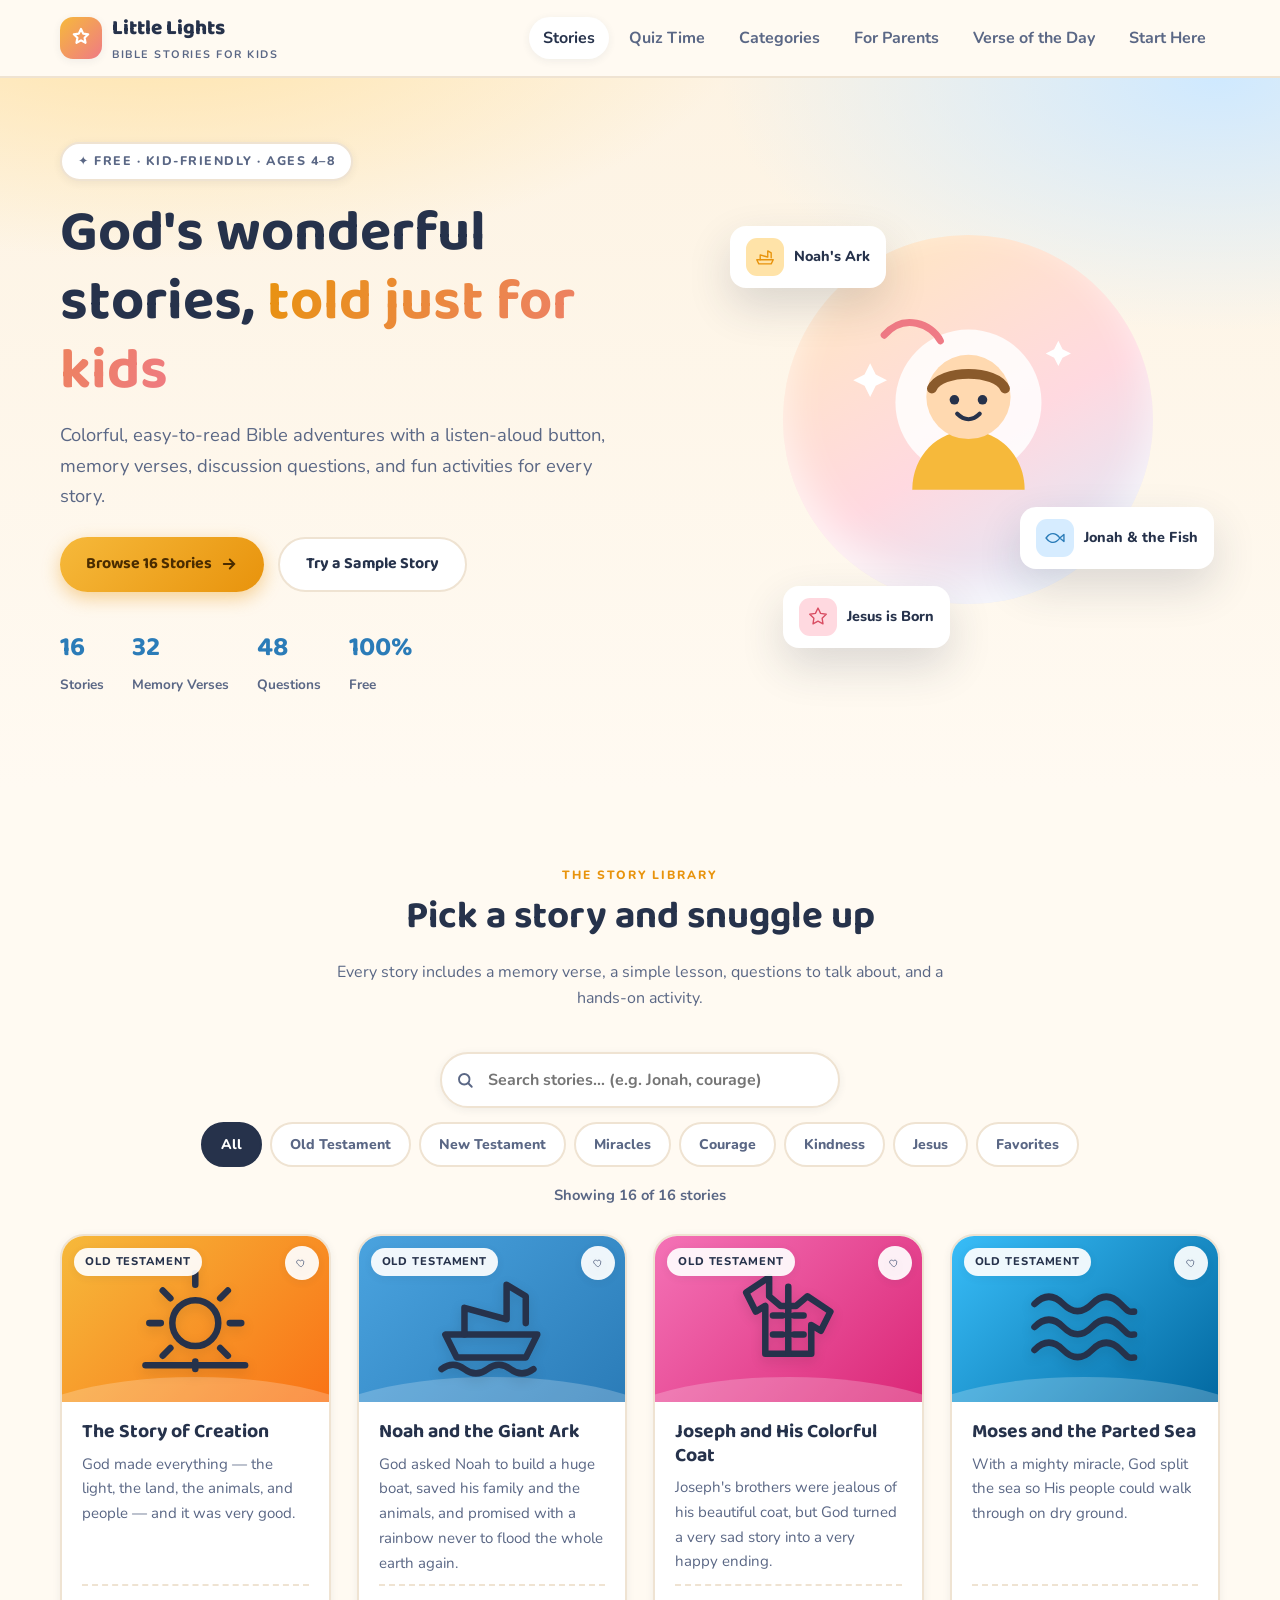
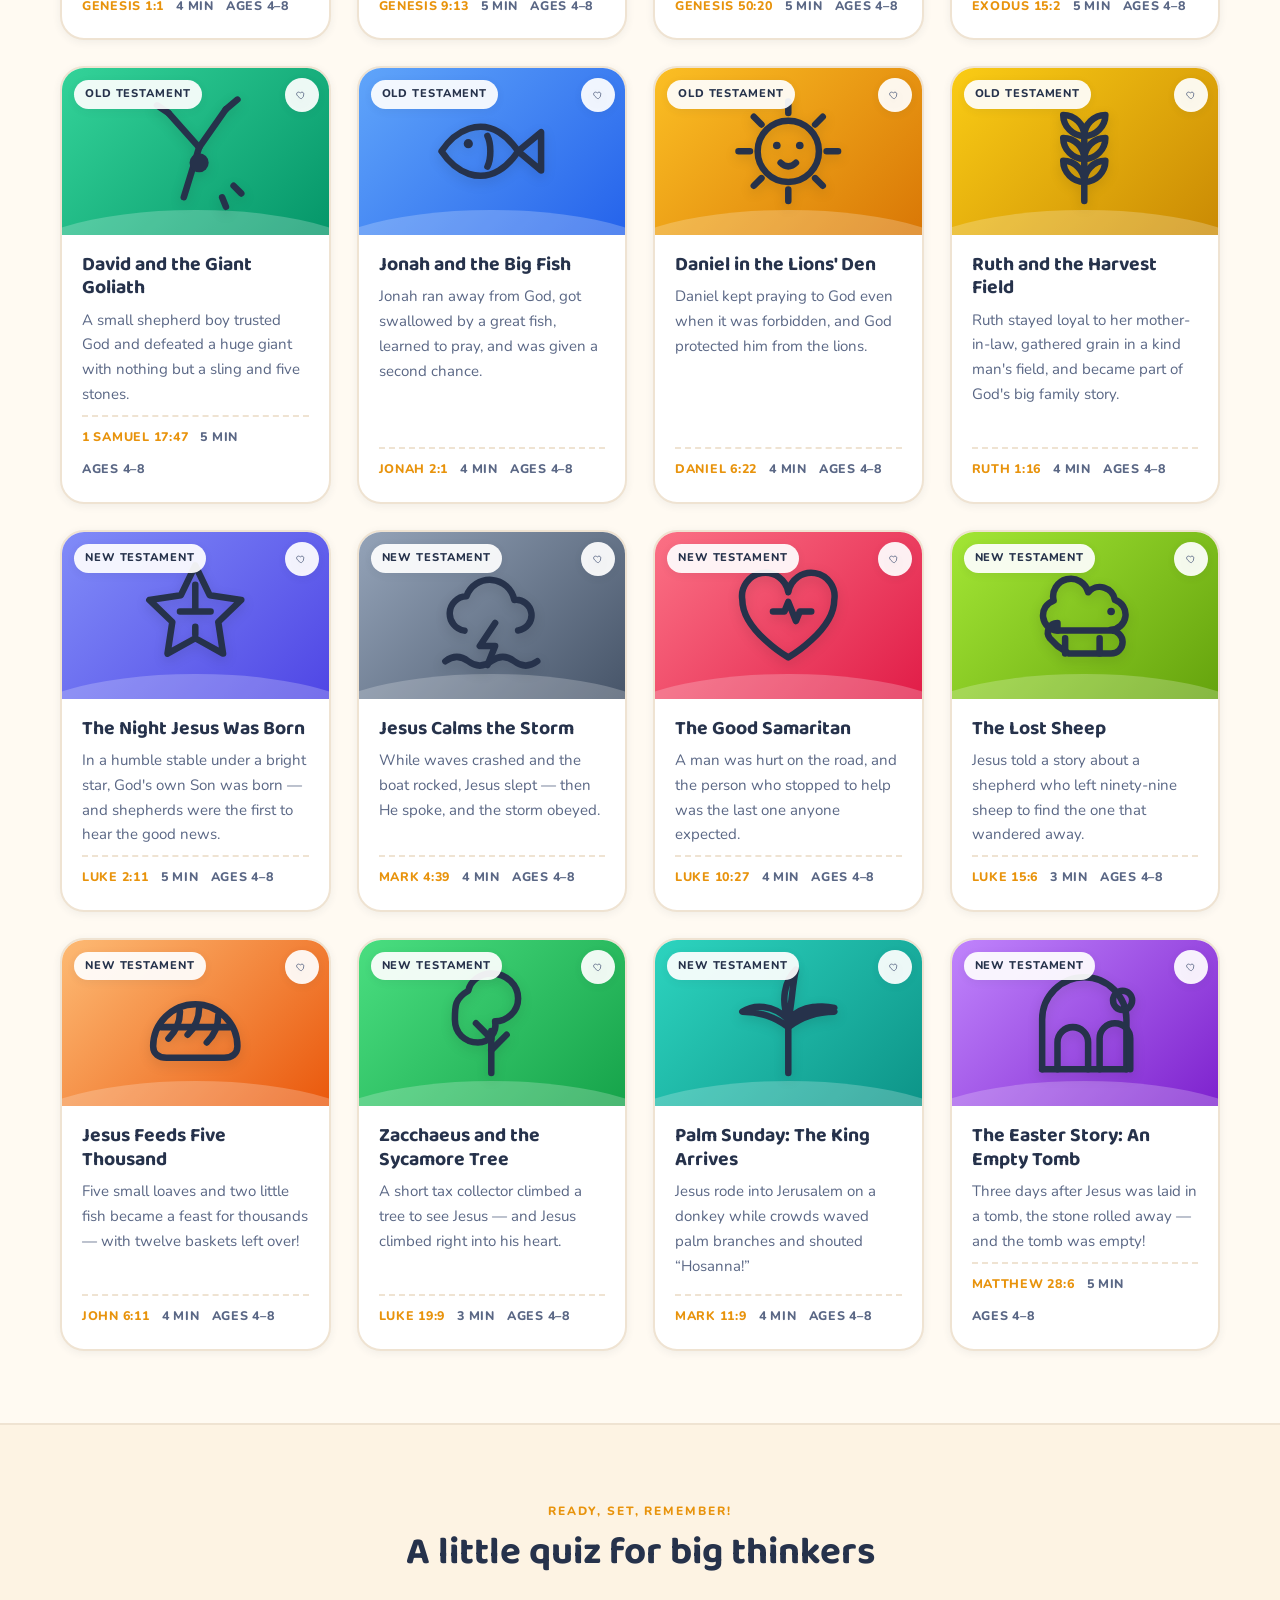
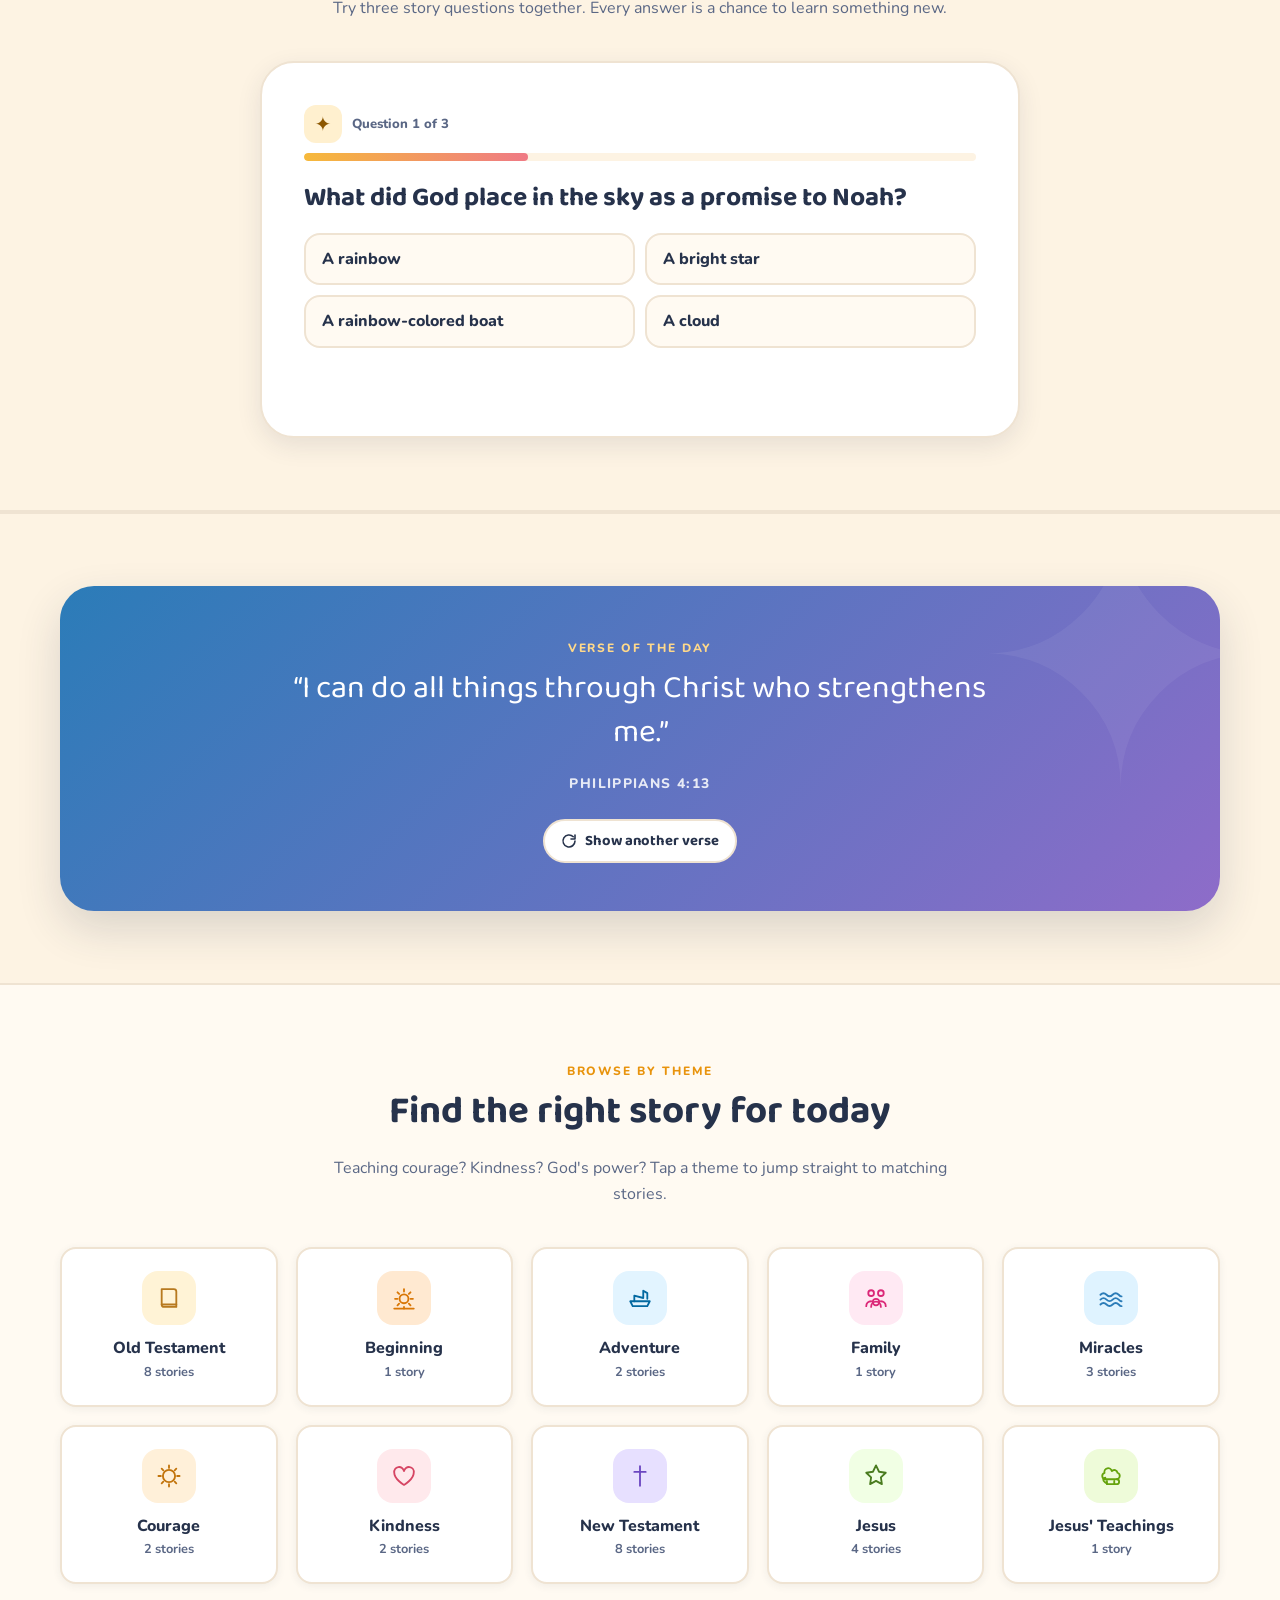
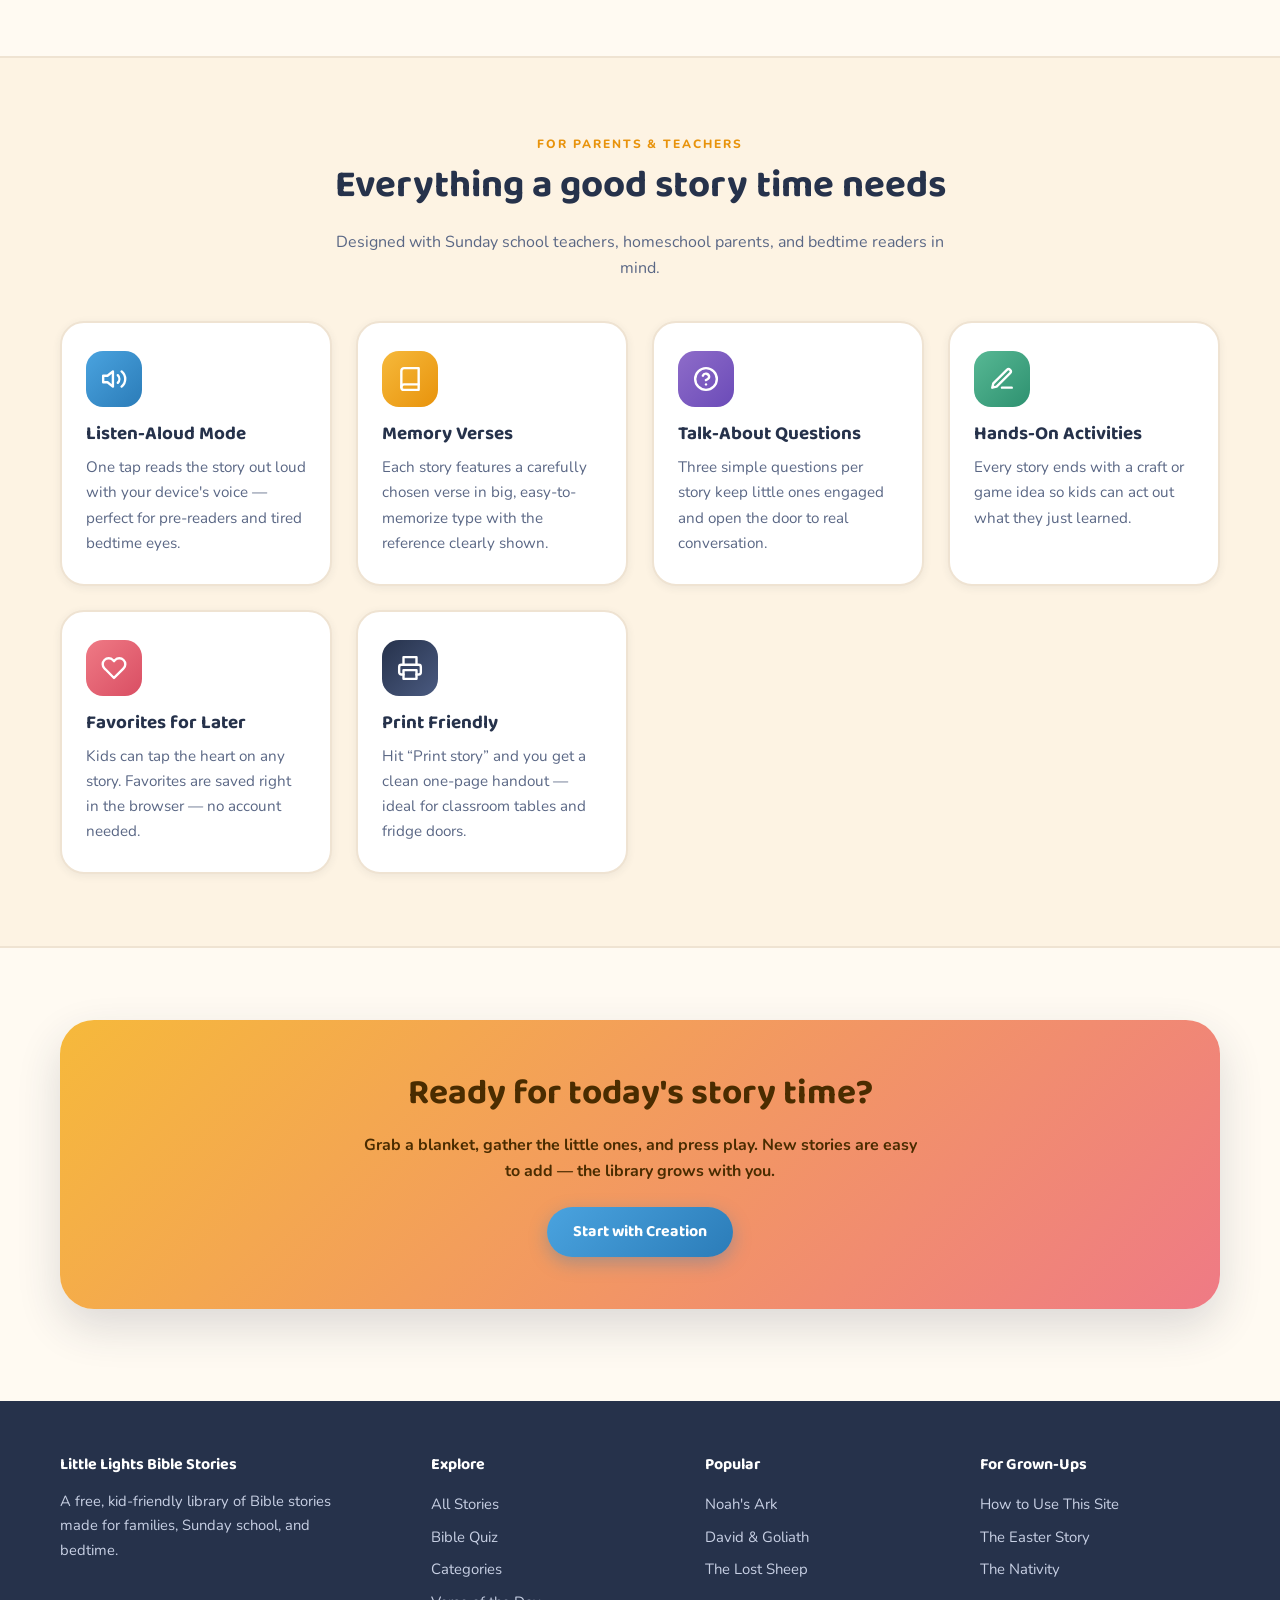
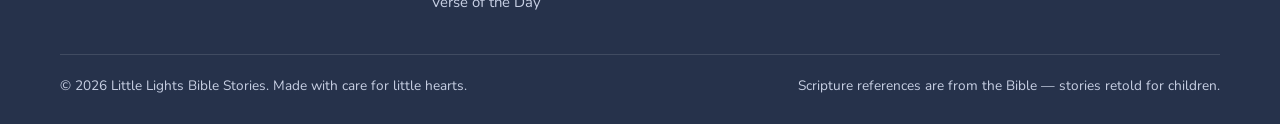
<file: index.html>
<!DOCTYPE html>
<html lang="en">
<head>
  <meta charset="UTF-8" />
  <meta name="viewport" content="width=device-width, initial-scale=1.0" />
  <title>Little Lights Bible Stories — Fun Bible Stories for Kids</title>
  <meta name="description" content="A free collection of Bible stories for children ages 4–8. Read, listen, and learn with colorful pictures, memory verses, lessons, and activities." />
  <meta name="theme-color" content="#f6b93b" />
  <meta property="og:title" content="Little Lights Bible Stories" />
  <meta property="og:description" content="Fun, kid-friendly Bible stories with read-aloud, memory verses, and activities." />
  <meta property="og:type" content="website" />
  <link rel="icon" href="assets/favicon.svg" type="image/svg+xml" />
  <link rel="preconnect" href="https://fonts.googleapis.com" />
  <link rel="preconnect" href="https://fonts.gstatic.com" crossorigin />
  <link href="https://fonts.googleapis.com/css2?family=Baloo+2:wght@600;700;800&family=Nunito:wght@400;600;700;800&display=swap" rel="stylesheet" />
  <link rel="stylesheet" href="css/styles.css" />
</head>
<body>
  <a class="skip-link" href="#stories">Skip to stories</a>

  <!-- ============ HEADER ============ -->
  <header class="site-header">
    <div class="container header-inner">
      <a class="brand" href="index.html">
        <span class="brand-mark" aria-hidden="true">
          <svg width="24" height="24" viewBox="0 0 24 24" fill="none" stroke="#fff" stroke-width="2.2" stroke-linecap="round" stroke-linejoin="round">
            <path d="M12 3l2.2 4.6 5 .7-3.6 3.5.9 5-4.5-2.4L7.5 16.8l.9-5L4.8 8.3l5-.7L12 3z"/>
          </svg>
        </span>
        <span>Little Lights<small>Bible Stories for Kids</small></span>
      </a>
      <nav class="main-nav" aria-label="Main">
        <a href="#stories" class="active">Stories</a>
        <a href="#quiz">Quiz Time</a>
        <a href="#categories">Categories</a>
        <a href="#features">For Parents</a>
        <a href="#verse">Verse of the Day</a>
        <a href="story.html?id=easter-story">Start Here</a>
      </nav>
    </div>
  </header>

  <!-- ============ HERO ============ -->
  <section class="hero">
    <div class="container hero-grid">
      <div>
        <span class="eyebrow">✦ Free · Kid-friendly · Ages 4–8</span>
        <h1>God's wonderful stories, <span class="accent">told just for kids</span></h1>
        <p class="lead">
          Colorful, easy-to-read Bible adventures with a listen-aloud button, memory
          verses, discussion questions, and fun activities for every story.
        </p>
        <div class="hero-cta">
          <a class="btn btn-primary" href="#stories">
            Browse 16 Stories
            <svg width="18" height="18" viewBox="0 0 24 24" fill="none" stroke="currentColor" stroke-width="2.5" stroke-linecap="round"><path d="M5 12h14M13 6l6 6-6 6"/></svg>
          </a>
          <a class="btn btn-ghost" href="story.html?id=noahs-ark">Try a Sample Story</a>
        </div>
        <div class="hero-stats">
          <div><strong>16</strong><span>Stories</span></div>
          <div><strong>32</strong><span>Memory Verses</span></div>
          <div><strong>48</strong><span>Questions</span></div>
          <div><strong>100%</strong><span>Free</span></div>
        </div>
      </div>

      <div class="hero-art" aria-hidden="true">
        <div class="hero-circle">
          <svg viewBox="0 0 200 200" fill="none">
            <circle cx="100" cy="88" r="52" fill="#fff" opacity=".85"/>
            <path d="M60 150c0-24 18-42 40-42s40 18 40 42" fill="#f6b93b"/>
            <circle cx="100" cy="84" r="30" fill="#ffd9b0"/>
            <path d="M74 78c6-14 46-14 52 0" stroke="#8a5a2b" stroke-width="7" stroke-linecap="round"/>
            <circle cx="90" cy="86" r="3.4" fill="#26324b"/>
            <circle cx="110" cy="86" r="3.4" fill="#26324b"/>
            <path d="M92 96c5 5 11 5 16 0" stroke="#26324b" stroke-width="3" stroke-linecap="round"/>
            <path d="M30 60l4 8 8 4-8 4-4 8-4-8-8-4 8-4 4-8z" fill="#fff"/>
            <path d="M164 44l3 6 6 3-6 3-3 6-3-6-6-3 6-3 3-6z" fill="#fff"/>
            <path d="M40 40c14-16 34-8 40 4" stroke="#ef7a85" stroke-width="5" stroke-linecap="round"/>
          </svg>
        </div>
        <div class="float-card fc-1">
          <span class="emoji" style="background:#ffe3a8">
            <svg width="22" height="22" viewBox="0 0 64 64" fill="none" stroke="#e8930c" stroke-width="4" stroke-linecap="round" stroke-linejoin="round"><path d="M8 40h48l-6 12H14L8 40z"/><path d="M18 40V26l22 6V14l10 6v14"/></svg>
          </span> Noah's Ark
        </div>
        <div class="float-card fc-2">
          <span class="emoji" style="background:#d6ecff">
            <svg width="22" height="22" viewBox="0 0 64 64" fill="none" stroke="#2b7cb8" stroke-width="4" stroke-linecap="round" stroke-linejoin="round"><path d="M6 32c8-12 20-16 30-10 6 3.6 10 10 10 10s-4 6.4-10 10c-10 6-22 2-30-10z"/><path d="M46 32l12-10v20L46 32z"/></svg>
          </span> Jonah &amp; the Fish
        </div>
        <div class="float-card fc-3">
          <span class="emoji" style="background:#ffd9e0">
            <svg width="22" height="22" viewBox="0 0 64 64" fill="none" stroke="#d94e63" stroke-width="4" stroke-linecap="round" stroke-linejoin="round"><path d="M32 6l7.5 15.5L56 24l-12 11.5L46.5 52 32 44l-14.5 8L20 35.5 8 24l16.5-2.5L32 6z"/></svg>
          </span> Jesus is Born
        </div>
      </div>
    </div>
  </section>

  <!-- ============ STORIES ============ -->
  <section class="section" id="stories">
    <div class="container">
      <div class="section-head reveal">
        <span class="pill-label">The Story Library</span>
        <h2>Pick a story and snuggle up</h2>
        <p>Every story includes a memory verse, a simple lesson, questions to talk about, and a hands-on activity.</p>
      </div>

      <div class="toolbar reveal">
        <div class="search-box">
          <svg width="18" height="18" viewBox="0 0 24 24" fill="none" stroke="currentColor" stroke-width="2.5" stroke-linecap="round"><circle cx="11" cy="11" r="7"/><path d="M21 21l-4.3-4.3"/></svg>
          <label class="sr-only" for="search">Search stories</label>
          <input type="search" id="search" placeholder="Search stories… (e.g. Jonah, courage)" autocomplete="off" />
        </div>
        <div class="chips" id="chips" role="group" aria-label="Filter stories"></div>
      </div>

      <p class="result-count" id="resultCount" aria-live="polite"></p>

      <div class="story-grid" id="grid"></div>
    </div>
  </section>

  <!-- ============ BIBLE QUIZ ============ -->
  <section class="section alt" id="quiz">
    <div class="container">
      <div class="section-head reveal">
        <span class="pill-label">Ready, Set, Remember!</span>
        <h2>A little quiz for big thinkers</h2>
        <p>Try three story questions together. Every answer is a chance to learn something new.</p>
      </div>
      <div class="quiz-card reveal">
        <div class="quiz-heading">
          <span class="quiz-mark" aria-hidden="true">✦</span>
          <p class="quiz-count" id="quiz-count">Question 1 of 3</p>
          <div class="quiz-progress" role="progressbar" aria-label="Quiz progress" aria-valuemin="0" aria-valuemax="3" aria-valuenow="1">
            <span id="quiz-progress-fill"></span>
          </div>
        </div>
        <div class="quiz-play" id="quiz-play">
          <h3 id="quiz-question" tabindex="-1"></h3>
          <div class="quiz-options" id="quiz-options" role="group" aria-labelledby="quiz-question"></div>
          <p class="quiz-feedback" id="quiz-feedback" role="status" aria-live="polite"></p>
          <button class="btn btn-primary quiz-next" id="quiz-next" type="button" hidden>Next question <span aria-hidden="true">→</span></button>
        </div>
        <div class="quiz-complete" id="quiz-complete" hidden>
          <h3 id="quiz-result"></h3>
          <p>You can play again or pick a story to read together.</p>
          <button class="btn btn-primary" id="quiz-restart" type="button">Play again <span aria-hidden="true">↻</span></button>
        </div>
      </div>
    </div>
  </section>

  <!-- ============ VERSE OF THE DAY ============ -->
  <section class="section alt" id="verse">
    <div class="container">
      <div class="verse-band reveal">
        <span class="pill-label" style="color:#ffd98a">Verse of the Day</span>
        <blockquote>“I can do all things through Christ who strengthens me.”</blockquote>
        <cite>Philippians 4:13</cite>
        <div style="margin-top:22px">
          <button class="btn btn-ghost btn-sm" id="newVerse">
            <svg width="16" height="16" viewBox="0 0 24 24" fill="none" stroke="currentColor" stroke-width="2.4" stroke-linecap="round" stroke-linejoin="round"><path d="M21 12a9 9 0 1 1-2.6-6.4"/><path d="M21 3v6h-6"/></svg>
            Show another verse
          </button>
        </div>
      </div>
    </div>
  </section>

  <!-- ============ CATEGORIES ============ -->
  <section class="section" id="categories">
    <div class="container">
      <div class="section-head reveal">
        <span class="pill-label">Browse by Theme</span>
        <h2>Find the right story for today</h2>
        <p>Teaching courage? Kindness? God's power? Tap a theme to jump straight to matching stories.</p>
      </div>
      <div class="cat-grid reveal" id="catGrid"></div>
    </div>
  </section>

  <!-- ============ FEATURES ============ -->
  <section class="section alt" id="features">
    <div class="container">
      <div class="section-head reveal">
        <span class="pill-label">For Parents &amp; Teachers</span>
        <h2>Everything a good story time needs</h2>
        <p>Designed with Sunday school teachers, homeschool parents, and bedtime readers in mind.</p>
      </div>
      <div class="feature-grid">
        <div class="feature reveal">
          <div class="icon-box" style="background:linear-gradient(135deg,#4aa3df,#2b7cb8)">
            <svg width="26" height="26" viewBox="0 0 24 24" fill="none" stroke="currentColor" stroke-width="2.2" stroke-linecap="round" stroke-linejoin="round"><path d="M11 5L6 9H2v6h4l5 4V5z"/><path d="M15.5 8.5a5 5 0 0 1 0 7"/><path d="M19 5a9 9 0 0 1 0 14"/></svg>
          </div>
          <h3>Listen-Aloud Mode</h3>
          <p>One tap reads the story out loud with your device's voice — perfect for pre-readers and tired bedtime eyes.</p>
        </div>
        <div class="feature reveal">
          <div class="icon-box" style="background:linear-gradient(135deg,#f6b93b,#e8930c)">
            <svg width="26" height="26" viewBox="0 0 24 24" fill="none" stroke="currentColor" stroke-width="2.2" stroke-linecap="round" stroke-linejoin="round"><path d="M4 19.5A2.5 2.5 0 0 1 6.5 17H20"/><path d="M6.5 2H20v20H6.5A2.5 2.5 0 0 1 4 19.5v-15A2.5 2.5 0 0 1 6.5 2z"/></svg>
          </div>
          <h3>Memory Verses</h3>
          <p>Each story features a carefully chosen verse in big, easy-to-memorize type with the reference clearly shown.</p>
        </div>
        <div class="feature reveal">
          <div class="icon-box" style="background:linear-gradient(135deg,#8e6cc9,#6b4bb8)">
            <svg width="26" height="26" viewBox="0 0 24 24" fill="none" stroke="currentColor" stroke-width="2.2" stroke-linecap="round" stroke-linejoin="round"><path d="M9.1 9a3 3 0 0 1 5.8 1c0 2-3 3-3 3"/><path d="M12 17h.01"/><circle cx="12" cy="12" r="10"/></svg>
          </div>
          <h3>Talk-About Questions</h3>
          <p>Three simple questions per story keep little ones engaged and open the door to real conversation.</p>
        </div>
        <div class="feature reveal">
          <div class="icon-box" style="background:linear-gradient(135deg,#57b894,#2e9170)">
            <svg width="26" height="26" viewBox="0 0 24 24" fill="none" stroke="currentColor" stroke-width="2.2" stroke-linecap="round" stroke-linejoin="round"><path d="M12 20h9"/><path d="M16.5 3.5a2.1 2.1 0 0 1 3 3L7 19l-4 1 1-4L16.5 3.5z"/></svg>
          </div>
          <h3>Hands-On Activities</h3>
          <p>Every story ends with a craft or game idea so kids can act out what they just learned.</p>
        </div>
        <div class="feature reveal">
          <div class="icon-box" style="background:linear-gradient(135deg,#ef7a85,#d94e63)">
            <svg width="26" height="26" viewBox="0 0 24 24" fill="none" stroke="currentColor" stroke-width="2.2" stroke-linecap="round" stroke-linejoin="round"><path d="M20.8 4.6a5.5 5.5 0 0 0-7.8 0L12 5.7l-1-1.1a5.5 5.5 0 0 0-7.8 7.8l1.1 1L12 21.2l7.7-7.7 1.1-1.1a5.5 5.5 0 0 0 0-7.8z"/></svg>
          </div>
          <h3>Favorites for Later</h3>
          <p>Kids can tap the heart on any story. Favorites are saved right in the browser — no account needed.</p>
        </div>
        <div class="feature reveal">
          <div class="icon-box" style="background:linear-gradient(135deg,#26324b,#4a5a80)">
            <svg width="26" height="26" viewBox="0 0 24 24" fill="none" stroke="currentColor" stroke-width="2.2" stroke-linecap="round" stroke-linejoin="round"><path d="M6 9V2h12v7"/><path d="M6 18H4a2 2 0 0 1-2-2v-5a2 2 0 0 1 2-2h16a2 2 0 0 1 2 2v5a2 2 0 0 1-2 2h-2"/><path d="M6 14h12v8H6z"/></svg>
          </div>
          <h3>Print Friendly</h3>
          <p>Hit “Print story” and you get a clean one-page handout — ideal for classroom tables and fridge doors.</p>
        </div>
      </div>
    </div>
  </section>

  <!-- ============ CTA ============ -->
  <section class="section">
    <div class="container">
      <div class="cta-band reveal">
        <h2>Ready for today's story time?</h2>
        <p>Grab a blanket, gather the little ones, and press play. New stories are easy to add — the library grows with you.</p>
        <a class="btn btn-blue" href="story.html?id=creation">Start with Creation</a>
      </div>
    </div>
  </section>

  <!-- ============ FOOTER ============ -->
  <footer class="site-footer">
    <div class="container">
      <div class="footer-grid">
        <div class="footer-brand">
          <h4>Little Lights Bible Stories</h4>
          <p>A free, kid-friendly library of Bible stories made for families, Sunday school, and bedtime.</p>
        </div>
        <div>
          <h4>Explore</h4>
          <a href="#stories">All Stories</a>
          <a href="#quiz">Bible Quiz</a>
          <a href="#categories">Categories</a>
          <a href="#verse">Verse of the Day</a>
        </div>
        <div>
          <h4>Popular</h4>
          <a href="story.html?id=noahs-ark">Noah's Ark</a>
          <a href="story.html?id=david-goliath">David &amp; Goliath</a>
          <a href="story.html?id=lost-sheep">The Lost Sheep</a>
        </div>
        <div>
          <h4>For Grown-Ups</h4>
          <a href="#features">How to Use This Site</a>
          <a href="story.html?id=easter-story">The Easter Story</a>
          <a href="story.html?id=birth-of-jesus">The Nativity</a>
        </div>
      </div>
      <div class="footer-bottom">
        <span>© <span id="year"></span> Little Lights Bible Stories. Made with care for little hearts.</span>
        <span>Scripture references are from the Bible — stories retold for children.</span>
      </div>
    </div>
  </footer>

  <script src="js/stories-data.js"></script>
  <script src="js/ui.js"></script>
  <script src="js/app.js"></script>
  <script src="js/quiz.js"></script>
</body>
</html>
</file>
<file: css/styles.css>
/* ============================================================
   Little Lights Bible Stories — main stylesheet
   ============================================================ */

:root {
  --sun: #f6b93b;
  --sun-deep: #e8930c;
  --sky: #4aa3df;
  --sky-deep: #2b7cb8;
  --grape: #8e6cc9;
  --leaf: #57b894;
  --rose: #ef7a85;
  --ink: #26324b;
  --ink-soft: #5a6785;
  --paper: #fffaf2;
  --paper-alt: #fdf3e3;
  --card: #ffffff;
  --line: #efe3d2;

  --shadow-sm: 0 2px 8px rgba(38, 50, 75, 0.07);
  --shadow-md: 0 8px 24px rgba(38, 50, 75, 0.1);
  --shadow-lg: 0 18px 44px rgba(38, 50, 75, 0.16);

  --r-sm: 10px;
  --r-md: 16px;
  --r-lg: 24px;
  --r-xl: 34px;

  --max: 1160px;
  --font-head: "Baloo 2", "Comic Sans MS", "Segoe UI", sans-serif;
  --font-body: "Nunito", "Segoe UI", system-ui, sans-serif;

  --fs-story: 1.15rem;
}

* { box-sizing: border-box; }

html { scroll-behavior: smooth; }

body {
  margin: 0;
  font-family: var(--font-body);
  color: var(--ink);
  background: var(--paper);
  line-height: 1.65;
  -webkit-font-smoothing: antialiased;
}

img, svg { max-width: 100%; }

h1, h2, h3, h4 {
  font-family: var(--font-head);
  line-height: 1.2;
  margin: 0 0 0.5em;
  font-weight: 700;
}

a { color: var(--sky-deep); }

.container {
  width: min(var(--max), 92%);
  margin-inline: auto;
}

.sr-only {
  position: absolute;
  width: 1px; height: 1px;
  padding: 0; margin: -1px;
  overflow: hidden;
  clip: rect(0 0 0 0);
  white-space: nowrap;
  border: 0;
}

.skip-link {
  position: absolute;
  left: -999px;
  top: 0;
  background: var(--ink);
  color: #fff;
  padding: 10px 16px;
  z-index: 100;
  border-radius: 0 0 var(--r-sm) 0;
}
.skip-link:focus { left: 0; }

:focus-visible {
  outline: 3px solid var(--sky);
  outline-offset: 2px;
  border-radius: 4px;
}

/* ---------- Buttons ---------- */
.btn {
  display: inline-flex;
  align-items: center;
  gap: 8px;
  font-family: var(--font-head);
  font-size: 1rem;
  font-weight: 700;
  padding: 12px 26px;
  border-radius: 999px;
  border: none;
  cursor: pointer;
  text-decoration: none;
  transition: transform 0.18s ease, box-shadow 0.18s ease, background 0.18s ease;
}
.btn:hover { transform: translateY(-2px); }
.btn:active { transform: translateY(0); }

.btn-primary {
  background: linear-gradient(135deg, var(--sun), var(--sun-deep));
  color: #4a2c00;
  box-shadow: 0 6px 18px rgba(232, 147, 12, 0.4);
}
.btn-primary:hover { box-shadow: 0 10px 24px rgba(232, 147, 12, 0.5); }

.btn-ghost {
  background: #fff;
  color: var(--ink);
  border: 2px solid var(--line);
}
.btn-ghost:hover { border-color: var(--sky); }

.btn-blue {
  background: linear-gradient(135deg, var(--sky), var(--sky-deep));
  color: #fff;
  box-shadow: 0 6px 18px rgba(43, 124, 184, 0.35);
}

.btn-sm { padding: 8px 16px; font-size: 0.92rem; }

/* ---------- Header ---------- */
.site-header {
  position: sticky;
  top: 0;
  z-index: 50;
  background: rgba(255, 250, 242, 0.92);
  backdrop-filter: blur(10px);
  border-bottom: 2px solid var(--line);
}

.header-inner {
  display: flex;
  align-items: center;
  gap: 18px;
  padding: 12px 0;
  flex-wrap: wrap;
}

.brand {
  display: flex;
  align-items: center;
  gap: 10px;
  text-decoration: none;
  color: var(--ink);
  font-family: var(--font-head);
  font-weight: 800;
  font-size: 1.3rem;
}
.brand-mark {
  width: 42px;
  height: 42px;
  border-radius: 13px;
  background: linear-gradient(135deg, var(--sun), var(--rose));
  display: grid;
  place-items: center;
  box-shadow: var(--shadow-sm);
  flex-shrink: 0;
}
.brand small {
  display: block;
  font-family: var(--font-body);
  font-size: 0.68rem;
  font-weight: 700;
  letter-spacing: 0.14em;
  text-transform: uppercase;
  color: var(--ink-soft);
}

.main-nav {
  margin-left: auto;
  display: flex;
  gap: 6px;
  flex-wrap: wrap;
}
.main-nav a {
  text-decoration: none;
  color: var(--ink-soft);
  font-weight: 700;
  padding: 8px 14px;
  border-radius: 999px;
  transition: background 0.15s, color 0.15s;
}
.main-nav a:hover,
.main-nav a.active {
  background: #fff;
  color: var(--ink);
  box-shadow: var(--shadow-sm);
}

/* ---------- Hero ---------- */
.hero {
  position: relative;
  overflow: hidden;
  padding: 64px 0 92px;
  background:
    radial-gradient(1000px 420px at 12% -10%, #ffe3a8 0%, transparent 60%),
    radial-gradient(900px 460px at 95% 0%, #cfe9ff 0%, transparent 55%),
    linear-gradient(180deg, var(--paper-alt), var(--paper));
}

.hero-grid {
  display: grid;
  grid-template-columns: 1.1fr 0.9fr;
  gap: 40px;
  align-items: center;
}

.eyebrow {
  display: inline-flex;
  align-items: center;
  gap: 8px;
  background: #fff;
  border: 2px solid var(--line);
  color: var(--ink-soft);
  font-weight: 800;
  font-size: 0.78rem;
  letter-spacing: 0.12em;
  text-transform: uppercase;
  padding: 7px 16px;
  border-radius: 999px;
  box-shadow: var(--shadow-sm);
}

.hero h1 {
  font-size: clamp(2.2rem, 5vw, 3.6rem);
  margin: 18px 0 14px;
}
.hero h1 .accent {
  background: linear-gradient(120deg, var(--sun-deep), var(--rose));
  -webkit-background-clip: text;
  background-clip: text;
  color: transparent;
}

.hero p.lead {
  font-size: 1.15rem;
  color: var(--ink-soft);
  max-width: 52ch;
  margin: 0 0 26px;
}

.hero-cta { display: flex; gap: 14px; flex-wrap: wrap; }

.hero-stats {
  display: flex;
  gap: 28px;
  margin-top: 34px;
  flex-wrap: wrap;
}
.hero-stats div strong {
  display: block;
  font-family: var(--font-head);
  font-size: 1.7rem;
  color: var(--sky-deep);
}
.hero-stats div span {
  font-size: 0.85rem;
  font-weight: 700;
  color: var(--ink-soft);
}

.hero-art {
  position: relative;
  aspect-ratio: 1 / 1;
  max-width: 440px;
  margin-inline: auto;
  width: 100%;
}
.float-card {
  position: absolute;
  background: #fff;
  border-radius: var(--r-md);
  box-shadow: var(--shadow-lg);
  padding: 12px 16px;
  display: flex;
  align-items: center;
  gap: 10px;
  font-weight: 800;
  font-size: 0.9rem;
  animation: floaty 5s ease-in-out infinite;
}
.float-card .emoji {
  width: 38px; height: 38px;
  border-radius: 11px;
  display: grid; place-items: center;
  flex-shrink: 0;
}
.fc-1 { top: 6%; left: -4%; animation-delay: 0s; }
.fc-2 { bottom: 16%; right: -6%; animation-delay: 1.4s; }
.fc-3 { bottom: -2%; left: 8%; animation-delay: 2.6s; }

@keyframes floaty {
  0%, 100% { transform: translateY(0); }
  50% { transform: translateY(-12px); }
}

.hero-circle {
  position: absolute;
  inset: 8%;
  border-radius: 50%;
  background: linear-gradient(150deg, #ffe9bd, #ffd9e0 55%, #d6ecff);
  box-shadow: inset 0 -18px 40px rgba(255, 255, 255, 0.7);
}
.hero-circle svg {
  position: absolute;
  inset: 12%;
  width: 76%;
  height: 76%;
}

/* ---------- Section shell ---------- */
.section { padding: 72px 0; }
.section.alt { background: var(--paper-alt); border-block: 2px solid var(--line); }

.section-head {
  text-align: center;
  max-width: 640px;
  margin: 0 auto 40px;
}
.section-head h2 { font-size: clamp(1.7rem, 3.4vw, 2.4rem); }
.section-head p { color: var(--ink-soft); margin: 0; }

.pill-label {
  display: inline-block;
  font-size: 0.75rem;
  font-weight: 800;
  letter-spacing: 0.16em;
  text-transform: uppercase;
  color: var(--sun-deep);
  margin-bottom: 8px;
}

/* ---------- Story quiz ---------- */
.quiz-card {
  width: min(760px, 100%);
  margin: 0 auto;
  padding: clamp(24px, 5vw, 42px);
  border: 2px solid var(--line);
  border-radius: var(--r-xl);
  background: #fff;
  box-shadow: var(--shadow-md);
}
.quiz-heading {
  display: grid;
  grid-template-columns: auto 1fr;
  align-items: center;
  gap: 10px;
  margin-bottom: 22px;
}
.quiz-mark {
  display: grid;
  width: 38px;
  height: 38px;
  place-items: center;
  border-radius: 12px;
  color: #8c5700;
  background: #fff0cf;
  font-size: 20px;
}
.quiz-count {
  margin: 0;
  color: var(--ink-soft);
  font-size: 0.82rem;
  font-weight: 800;
}
.quiz-progress {
  grid-column: 1 / -1;
  height: 8px;
  overflow: hidden;
  border-radius: 99px;
  background: var(--paper-alt);
}
.quiz-progress span {
  display: block;
  width: 0;
  height: 100%;
  border-radius: inherit;
  background: linear-gradient(90deg, var(--sun), var(--rose));
  transition: width 0.2s ease;
}
.quiz-play h3, .quiz-complete h3 {
  margin: 0 0 18px;
  font-size: clamp(1.25rem, 3vw, 1.65rem);
}
.quiz-play h3:focus { outline: none; }
.quiz-options { display: grid; grid-template-columns: repeat(2, minmax(0, 1fr)); gap: 10px; }
.quiz-option {
  min-height: 48px;
  padding: 11px 16px;
  border: 2px solid var(--line);
  border-radius: var(--r-md);
  color: var(--ink);
  background: var(--paper);
  cursor: pointer;
  font: inherit;
  font-weight: 800;
  text-align: left;
  transition: border-color 0.15s, background 0.15s, transform 0.15s;
}
.quiz-option:hover:not(:disabled) { border-color: var(--sky); transform: translateY(-1px); }
.quiz-option:disabled { cursor: default; }
.quiz-option.correct { border-color: #57b894; background: #effaf4; }
.quiz-option.incorrect { border-color: var(--rose); background: #fff1f1; }
.quiz-feedback { min-height: 1.5em; margin: 14px 0 8px; color: #28734f; font-weight: 800; }
.quiz-feedback.incorrect { color: #a9404e; }
.quiz-next { margin-top: 4px; }
.quiz-complete { text-align: center; }
.quiz-complete h3 { margin-bottom: 8px; }
.quiz-complete p { color: var(--ink-soft); }
.quiz-complete[hidden], .quiz-next[hidden] { display: none; }

/* ---------- Toolbar: search + filters ---------- */
.toolbar {
  display: flex;
  gap: 14px;
  flex-wrap: wrap;
  align-items: center;
  justify-content: center;
  margin-bottom: 34px;
}

.search-box {
  position: relative;
  flex: 1 1 300px;
  max-width: 400px;
}
.search-box input {
  width: 100%;
  font: inherit;
  font-weight: 700;
  padding: 13px 18px 13px 46px;
  border-radius: 999px;
  border: 2px solid var(--line);
  background: #fff;
  color: var(--ink);
  box-shadow: var(--shadow-sm);
  transition: border-color 0.15s, box-shadow 0.15s;
}
.search-box input:focus {
  border-color: var(--sky);
  outline: none;
  box-shadow: 0 0 0 4px rgba(74, 163, 223, 0.18);
}
.search-box svg {
  position: absolute;
  left: 16px;
  top: 50%;
  transform: translateY(-50%);
  color: var(--ink-soft);
  pointer-events: none;
}

.chips { display: flex; gap: 8px; flex-wrap: wrap; justify-content: center; }
.chip {
  font: inherit;
  font-weight: 800;
  font-size: 0.88rem;
  padding: 9px 18px;
  border-radius: 999px;
  border: 2px solid var(--line);
  background: #fff;
  color: var(--ink-soft);
  cursor: pointer;
  transition: all 0.15s;
}
.chip:hover { border-color: var(--sun); color: var(--ink); }
.chip[aria-pressed="true"] {
  background: var(--ink);
  border-color: var(--ink);
  color: #fff;
}

.result-count {
  text-align: center;
  font-weight: 700;
  color: var(--ink-soft);
  margin: -18px 0 26px;
  font-size: 0.92rem;
}

/* ---------- Story cards ---------- */
.story-grid {
  display: grid;
  grid-template-columns: repeat(auto-fill, minmax(255px, 1fr));
  gap: 26px;
}

.story-card {
  display: flex;
  flex-direction: column;
  background: var(--card);
  border: 2px solid var(--line);
  border-radius: var(--r-lg);
  overflow: hidden;
  text-decoration: none;
  color: var(--ink);
  box-shadow: var(--shadow-sm);
  transition: transform 0.2s ease, box-shadow 0.2s ease, border-color 0.2s ease;
}
.story-card:hover {
  transform: translateY(-6px);
  box-shadow: var(--shadow-lg);
  border-color: #ffd98a;
}

.card-art {
  position: relative;
  aspect-ratio: 16 / 10;
  display: grid;
  place-items: center;
  overflow: hidden;
}
.card-art::after {
  content: "";
  position: absolute;
  inset: auto -20% -55% -20%;
  height: 70%;
  background: rgba(255, 255, 255, 0.22);
  border-radius: 50%;
}
.card-art svg { width: 46%; height: auto; position: relative; z-index: 1; filter: drop-shadow(0 4px 6px rgba(0,0,0,0.12)); }

.card-badge {
  position: absolute;
  top: 12px;
  left: 12px;
  z-index: 2;
  background: rgba(255, 255, 255, 0.92);
  color: var(--ink);
  font-size: 0.7rem;
  font-weight: 800;
  letter-spacing: 0.08em;
  text-transform: uppercase;
  padding: 5px 11px;
  border-radius: 999px;
  box-shadow: var(--shadow-sm);
}

.card-fav {
  position: absolute;
  top: 10px;
  right: 10px;
  z-index: 3;
  width: 34px; height: 34px;
  border-radius: 50%;
  border: none;
  background: rgba(255,255,255,0.92);
  cursor: pointer;
  display: grid;
  place-items: center;
  box-shadow: var(--shadow-sm);
  transition: transform 0.15s;
  color: var(--ink-soft);
}
.card-fav:hover { transform: scale(1.12); }
.card-fav[aria-pressed="true"] { color: var(--rose); }

.card-body { padding: 18px 20px 22px; display: flex; flex-direction: column; gap: 8px; flex: 1; }
.card-body h3 { font-size: 1.22rem; margin: 0; }
.card-body p { margin: 0; color: var(--ink-soft); font-size: 0.94rem; flex: 1; }

.card-meta {
  display: flex;
  gap: 12px;
  flex-wrap: wrap;
  font-size: 0.78rem;
  font-weight: 800;
  color: var(--ink-soft);
  text-transform: uppercase;
  letter-spacing: 0.06em;
  padding-top: 10px;
  border-top: 2px dashed var(--line);
}
.card-meta .dot { color: var(--sun-deep); }

.empty-state {
  text-align: center;
  padding: 60px 20px;
  color: var(--ink-soft);
  grid-column: 1 / -1;
}
.empty-state svg { width: 90px; opacity: 0.5; margin-bottom: 12px; }

/* ---------- Feature strip ---------- */
.feature-grid {
  display: grid;
  grid-template-columns: repeat(auto-fit, minmax(240px, 1fr));
  gap: 24px;
}
.feature {
  background: #fff;
  border: 2px solid var(--line);
  border-radius: var(--r-lg);
  padding: 28px 24px;
  box-shadow: var(--shadow-sm);
  transition: transform 0.2s;
}
.feature:hover { transform: translateY(-5px); }
.feature .icon-box {
  width: 56px; height: 56px;
  border-radius: 17px;
  display: grid; place-items: center;
  margin-bottom: 16px;
  color: #fff;
}
.feature h3 { font-size: 1.18rem; }
.feature p { margin: 0; color: var(--ink-soft); font-size: 0.95rem; }

/* ---------- Verse of the day ---------- */
.verse-band {
  background: linear-gradient(135deg, var(--sky-deep), var(--grape));
  color: #fff;
  border-radius: var(--r-xl);
  padding: 48px 40px;
  text-align: center;
  box-shadow: var(--shadow-lg);
  position: relative;
  overflow: hidden;
}
.verse-band::before {
  content: "✦";
  position: absolute;
  font-size: 22rem;
  opacity: 0.06;
  top: -6rem;
  right: -3rem;
  line-height: 1;
}
.verse-band blockquote {
  margin: 0 auto 14px;
  max-width: 720px;
  font-family: var(--font-head);
  font-size: clamp(1.35rem, 3vw, 2rem);
  line-height: 1.4;
}
.verse-band cite {
  font-style: normal;
  font-weight: 800;
  letter-spacing: 0.1em;
  text-transform: uppercase;
  font-size: 0.86rem;
  opacity: 0.85;
}

/* ---------- Categories quick links ---------- */
.cat-grid {
  display: grid;
  grid-template-columns: repeat(auto-fit, minmax(180px, 1fr));
  gap: 18px;
}
.cat-card {
  background: #fff;
  border: 2px solid var(--line);
  border-radius: var(--r-md);
  padding: 22px 18px;
  text-align: center;
  text-decoration: none;
  color: var(--ink);
  font-weight: 800;
  box-shadow: var(--shadow-sm);
  transition: transform 0.18s, border-color 0.18s;
}
.cat-card:hover { transform: translateY(-4px); border-color: var(--sky); }
.cat-card .cat-emoji {
  width: 54px; height: 54px;
  margin: 0 auto 10px;
  border-radius: 16px;
  display: grid; place-items: center;
  font-size: 1.5rem;
}
.cat-card span { display: block; font-size: 0.8rem; color: var(--ink-soft); font-weight: 700; }

/* ============================================================
   Story reader page
   ============================================================ */
.reader-top {
  background: linear-gradient(180deg, var(--paper-alt), var(--paper));
  border-bottom: 2px solid var(--line);
  padding: 28px 0 0;
}

.breadcrumb {
  display: flex;
  gap: 8px;
  align-items: center;
  font-size: 0.86rem;
  font-weight: 700;
  color: var(--ink-soft);
  flex-wrap: wrap;
  margin-bottom: 20px;
}
.breadcrumb a { color: var(--ink-soft); text-decoration: none; }
.breadcrumb a:hover { color: var(--sky-deep); text-decoration: underline; }

.reader-hero {
  display: grid;
  grid-template-columns: 1fr auto;
  gap: 26px;
  align-items: center;
  padding-bottom: 28px;
}
.reader-hero h1 { font-size: clamp(1.9rem, 4vw, 3rem); margin-bottom: 8px; }
.reader-tags { display: flex; gap: 8px; flex-wrap: wrap; margin-bottom: 12px; }
.tag {
  font-size: 0.72rem;
  font-weight: 800;
  letter-spacing: 0.08em;
  text-transform: uppercase;
  background: #fff;
  border: 2px solid var(--line);
  color: var(--ink-soft);
  padding: 4px 12px;
  border-radius: 999px;
}
.tag.accent { background: var(--sun); border-color: var(--sun); color: #4a2c00; }
.reader-sub { color: var(--ink-soft); margin: 0; max-width: 62ch; }

.reader-art {
  width: 170px;
  height: 170px;
  border-radius: var(--r-lg);
  display: grid;
  place-items: center;
  box-shadow: var(--shadow-lg);
  flex-shrink: 0;
}
.reader-art svg { width: 60%; }

/* action bar */
.action-bar {
  display: flex;
  gap: 10px;
  flex-wrap: wrap;
  padding: 16px 0;
  border-top: 2px dashed var(--line);
}
.action-btn {
  display: inline-flex;
  align-items: center;
  gap: 7px;
  font: inherit;
  font-weight: 800;
  font-size: 0.88rem;
  padding: 9px 16px;
  border-radius: 999px;
  border: 2px solid var(--line);
  background: #fff;
  color: var(--ink);
  cursor: pointer;
  transition: all 0.15s;
}
.action-btn:hover { border-color: var(--sky); transform: translateY(-2px); }
.action-btn[aria-pressed="true"] {
  background: var(--rose);
  border-color: var(--rose);
  color: #fff;
}
.action-btn.playing {
  background: var(--leaf);
  border-color: var(--leaf);
  color: #fff;
}

/* story layout */
.story-layout {
  display: grid;
  grid-template-columns: minmax(0, 1fr) 310px;
  gap: 40px;
  padding: 46px 0 70px;
  align-items: start;
}

.prose {
  background: #fff;
  border: 2px solid var(--line);
  border-radius: var(--r-xl);
  padding: clamp(24px, 4vw, 48px);
  box-shadow: var(--shadow-sm);
}

.prose .summary {
  font-size: 1.06rem;
  font-weight: 700;
  color: var(--ink-soft);
  background: var(--paper-alt);
  border-left: 5px solid var(--sun);
  border-radius: 0 var(--r-sm) var(--r-sm) 0;
  padding: 14px 18px;
  margin: 0 0 26px;
}

.prose p.body-text {
  font-size: var(--fs-story);
  margin: 0 0 1.15em;
}
.prose p.body-text:last-child { margin-bottom: 0; }

.prose .drop::first-letter {
  font-family: var(--font-head);
  font-size: 3.3em;
  line-height: 0.8;
  float: left;
  margin: 6px 10px 0 0;
  color: var(--sun-deep);
  font-weight: 800;
}

.pull-verse {
  margin: 30px 0;
  padding: 22px 26px;
  background: linear-gradient(135deg, #eaf5ff, #f6edff);
  border: 2px solid #d9e8fb;
  border-radius: var(--r-md);
  text-align: center;
}
.pull-verse p {
  font-family: var(--font-head);
  font-size: 1.22rem;
  margin: 0 0 8px;
  color: var(--ink);
}
.pull-verse cite {
  font-style: normal;
  font-weight: 800;
  font-size: 0.82rem;
  letter-spacing: 0.1em;
  text-transform: uppercase;
  color: var(--grape);
}

.box {
  margin-top: 30px;
  border: 2px solid var(--line);
  border-radius: var(--r-md);
  overflow: hidden;
}
.box-head {
  display: flex;
  align-items: center;
  gap: 10px;
  padding: 13px 20px;
  font-family: var(--font-head);
  font-weight: 700;
  font-size: 1.05rem;
  color: #fff;
}
.box-body { padding: 18px 22px; background: #fff; }
.box-body p { margin: 0; }
.box.lesson .box-head { background: var(--leaf); }
.box.lesson .box-body { background: #f1fbf7; }
.box.activity .box-head { background: var(--sun-deep); }
.box.activity .box-body { background: #fff8ec; }

.box-body ul { margin: 0; padding-left: 20px; }
.box-body li { margin-bottom: 8px; }
.box-body li:last-child { margin-bottom: 0; }

/* sidebar */
.reader-side { display: grid; gap: 22px; position: sticky; top: 92px; }

.side-card {
  background: #fff;
  border: 2px solid var(--line);
  border-radius: var(--r-lg);
  padding: 22px;
  box-shadow: var(--shadow-sm);
}
.side-card h3 {
  font-size: 1.02rem;
  text-transform: uppercase;
  letter-spacing: 0.1em;
  color: var(--ink-soft);
  font-size: 0.8rem;
  margin-bottom: 14px;
}

.fact-list { list-style: none; margin: 0; padding: 0; display: grid; gap: 12px; }
.fact-list li { display: flex; justify-content: space-between; gap: 10px; font-size: 0.92rem; }
.fact-list b { color: var(--ink-soft); font-weight: 700; }
.fact-list span { text-align: right; font-weight: 800; }

.progress-wrap { display: grid; gap: 8px; }
.progress-track {
  height: 9px;
  background: var(--paper-alt);
  border-radius: 999px;
  overflow: hidden;
  border: 1px solid var(--line);
}
.progress-fill {
  height: 100%;
  width: 0%;
  background: linear-gradient(90deg, var(--sun), var(--rose));
  border-radius: 999px;
  transition: width 0.15s linear;
}
.progress-label { font-size: 0.8rem; font-weight: 800; color: var(--ink-soft); }

.related-list { display: grid; gap: 12px; }
.related-item {
  display: flex;
  gap: 12px;
  align-items: center;
  text-decoration: none;
  color: var(--ink);
  padding: 9px;
  border-radius: var(--r-sm);
  transition: background 0.15s;
}
.related-item:hover { background: var(--paper-alt); }
.related-thumb {
  width: 52px;
  height: 52px;
  border-radius: 13px;
  display: grid;
  place-items: center;
  flex-shrink: 0;
}
.related-thumb svg { width: 60%; }
.related-item strong { display: block; font-size: 0.92rem; line-height: 1.3; }
.related-item em { font-style: normal; font-size: 0.76rem; font-weight: 700; color: var(--ink-soft); }

/* prev / next */
.pager {
  display: flex;
  justify-content: space-between;
  gap: 16px;
  padding: 0 0 70px;
  flex-wrap: wrap;
}
.pager a {
  flex: 1 1 240px;
  background: #fff;
  border: 2px solid var(--line);
  border-radius: var(--r-md);
  padding: 18px 22px;
  text-decoration: none;
  color: var(--ink);
  box-shadow: var(--shadow-sm);
  transition: transform 0.18s, border-color 0.18s;
}
.pager a:hover { transform: translateY(-3px); border-color: var(--sky); }
.pager .dir {
  font-size: 0.72rem;
  font-weight: 800;
  letter-spacing: 0.12em;
  text-transform: uppercase;
  color: var(--ink-soft);
  display: block;
  margin-bottom: 4px;
}
.pager .next { text-align: right; }

/* not found */
.not-found { text-align: center; padding: 90px 20px; }
.not-found h1 { font-size: 2.4rem; }

/* ---------- Favorites drawer indicator ---------- */
.fav-count {
  background: var(--rose);
  color: #fff;
  font-size: 0.72rem;
  font-weight: 800;
  min-width: 20px;
  height: 20px;
  padding: 0 6px;
  border-radius: 999px;
  display: inline-grid;
  place-items: center;
}

/* ---------- Newsletter / CTA band ---------- */
.cta-band {
  background: linear-gradient(135deg, var(--sun), var(--rose));
  border-radius: var(--r-xl);
  padding: clamp(30px, 5vw, 52px);
  text-align: center;
  color: #4a2c00;
  box-shadow: var(--shadow-lg);
}
.cta-band h2 { font-size: clamp(1.6rem, 3vw, 2.2rem); }
.cta-band p { max-width: 56ch; margin: 0 auto 22px; font-weight: 700; }

/* ---------- Footer ---------- */
.site-footer {
  background: var(--ink);
  color: #c8d0e4;
  padding: 54px 0 26px;
  margin-top: 20px;
}
.footer-grid {
  display: grid;
  grid-template-columns: 1.4fr 1fr 1fr 1fr;
  gap: 34px;
  margin-bottom: 36px;
}
.site-footer h4 { color: #fff; font-size: 1rem; margin-bottom: 14px; }
.site-footer a { color: #c8d0e4; text-decoration: none; display: block; padding: 4px 0; font-size: 0.93rem; }
.site-footer a:hover { color: var(--sun); }
.footer-brand p { font-size: 0.92rem; max-width: 34ch; }
.footer-bottom {
  border-top: 1px solid rgba(255,255,255,0.12);
  padding-top: 20px;
  display: flex;
  justify-content: space-between;
  gap: 14px;
  flex-wrap: wrap;
  font-size: 0.85rem;
}

/* ---------- Toast ---------- */
.toast {
  position: fixed;
  left: 50%;
  bottom: 28px;
  transform: translate(-50%, 120%);
  background: var(--ink);
  color: #fff;
  font-weight: 700;
  font-size: 0.92rem;
  padding: 13px 24px;
  border-radius: 999px;
  box-shadow: var(--shadow-lg);
  z-index: 90;
  transition: transform 0.3s cubic-bezier(.2,.9,.3,1.4);
  max-width: 90vw;
  text-align: center;
}
.toast.show { transform: translate(-50%, 0); }

/* ---------- Back to top ---------- */
.to-top {
  position: fixed;
  right: 20px;
  bottom: 20px;
  width: 48px;
  height: 48px;
  border-radius: 50%;
  border: none;
  background: var(--ink);
  color: #fff;
  cursor: pointer;
  box-shadow: var(--shadow-md);
  display: grid;
  place-items: center;
  opacity: 0;
  pointer-events: none;
  transition: opacity 0.25s, transform 0.25s;
  transform: translateY(12px);
  z-index: 60;
}
.to-top.show { opacity: 1; pointer-events: auto; transform: translateY(0); }

/* ---------- Animations ---------- */
.reveal {
  opacity: 0;
  transform: translateY(24px);
  transition: opacity 0.6s ease, transform 0.6s ease;
}
.reveal.in { opacity: 1; transform: none; }

@media (prefers-reduced-motion: reduce) {
  *, *::before, *::after {
    animation-duration: 0.01ms !important;
    animation-iteration-count: 1 !important;
    transition-duration: 0.01ms !important;
    scroll-behavior: auto !important;
  }
  .reveal { opacity: 1; transform: none; }
}

/* ---------- Responsive ---------- */
@media (max-width: 960px) {
  .hero-grid { grid-template-columns: 1fr; text-align: center; }
  .hero p.lead { margin-inline: auto; }
  .hero-cta, .hero-stats { justify-content: center; }
  .hero-art { max-width: 340px; margin-top: 20px; }
  .story-layout { grid-template-columns: 1fr; }
  .reader-side { position: static; grid-template-columns: repeat(auto-fit, minmax(250px, 1fr)); }
  .footer-grid { grid-template-columns: 1fr 1fr; }
}

@media (max-width: 640px) {
  .main-nav { width: 100%; margin-left: 0; justify-content: flex-start; }
  .reader-hero { grid-template-columns: 1fr; }
  .reader-art { width: 120px; height: 120px; }
  .footer-grid { grid-template-columns: 1fr; }
  .section { padding: 52px 0; }
}

/* ---------- Print ---------- */
@media print {
  .site-header, .site-footer, .action-bar, .reader-side, .pager,
  .to-top, .toast, .reader-art { display: none !important; }
  body { background: #fff; }
  .story-layout { display: block; padding: 0; }
  .prose { border: none; box-shadow: none; padding: 0; }
  a { text-decoration: none; color: #000; }
}
</file>
